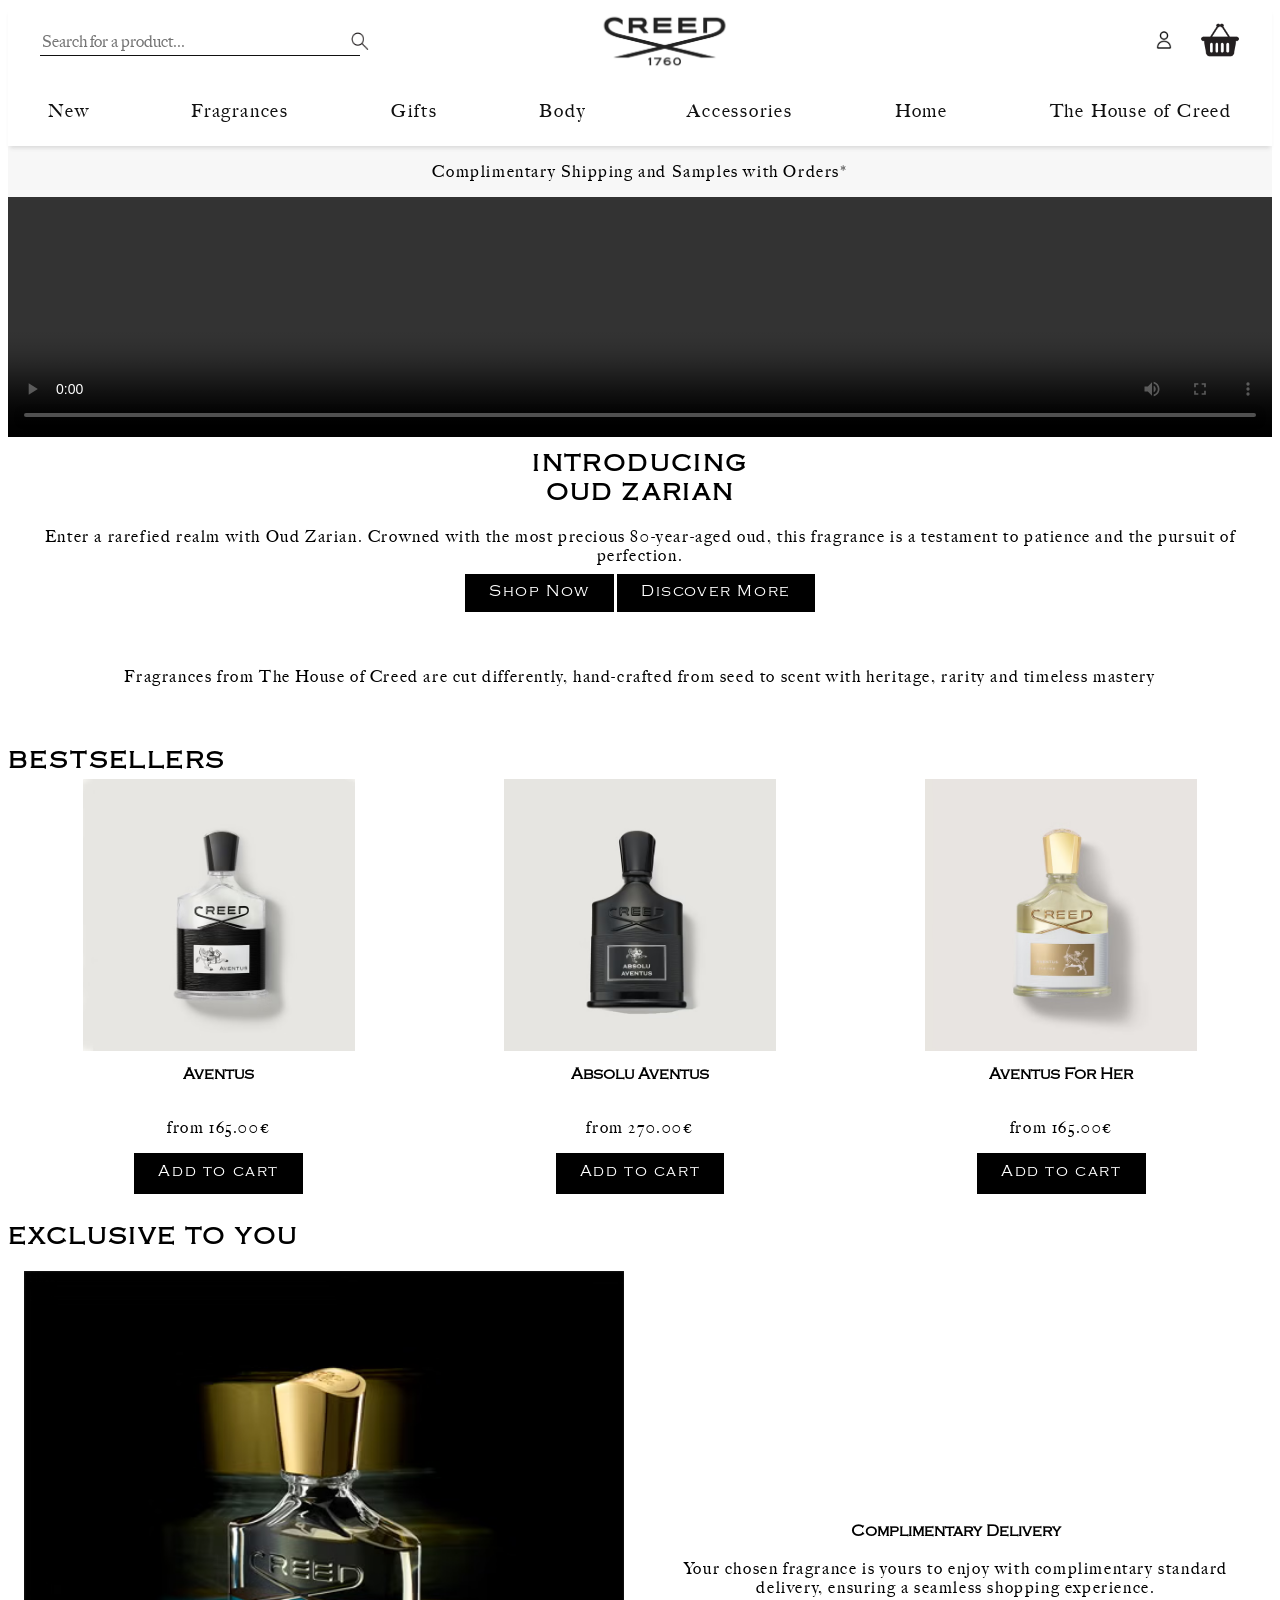
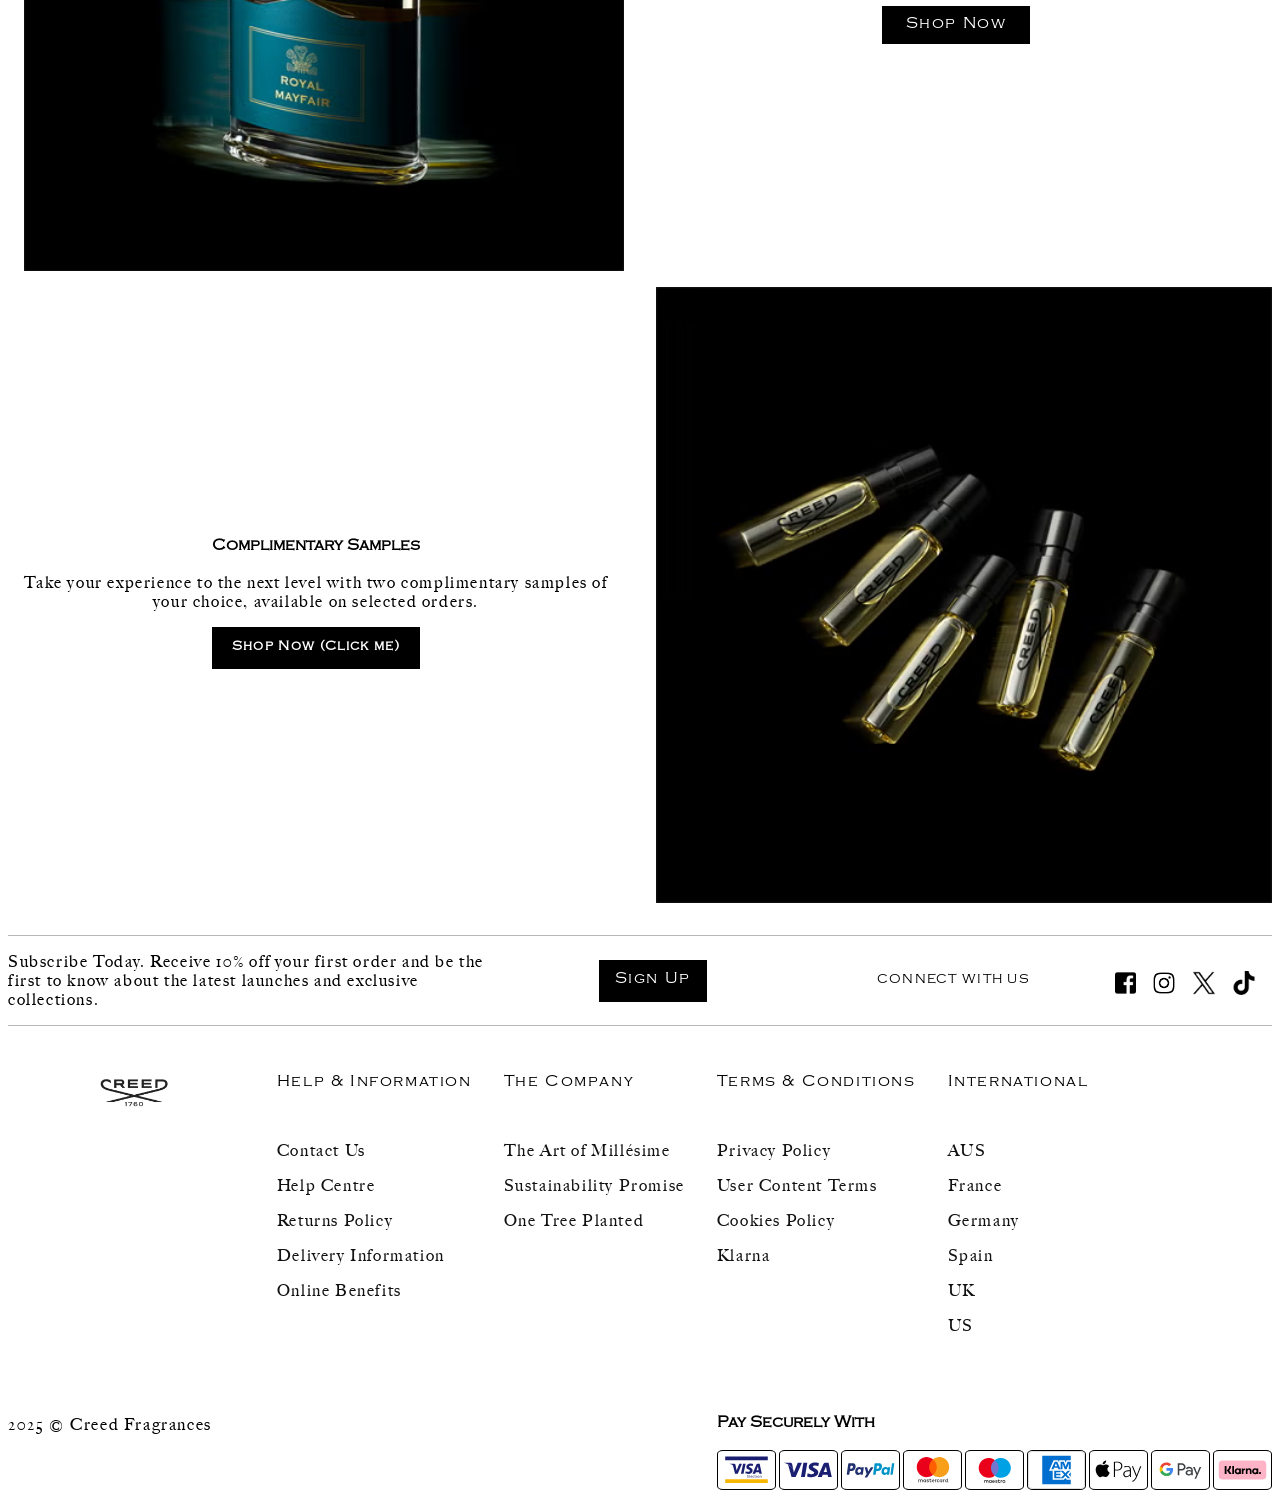
<file: index.html>
<!DOCTYPE html>
<html lang="en">
	
<head>
	<meta charset="UTF-8">
	<meta name="author" content="Casper Kroon">
	<meta name="viewport" content="width=device-width, initial-scale=1">
	
	<title>Creed Fragrances | Luxury Fragrance & Perfume Home page</title>
	
	<link href="styles/style.css" rel="stylesheet">
	<link href="styles/stylemain.css" rel="stylesheet">
	<link rel="icon" type="image/svg+xml" href="images/creed.png">
</head>

<body>
	<a class="skip-link" href="#">Skip to content</a>
	<header>

		<a href="#"><img src="images/creedlogo.png" alt="creed logo"></a>

		<!-- Main navigatie -->
			
			<button aria-hidden="true"><img src="images/hamburger.png" alt="open"></button>


			<nav>
				<button aria-hidden="true"><img src="images/crossicon.png" alt="close"></button>

				<ul>
					<li>
						<a href="#">New</a>
					</li>
					<li>
						<a href="#">Fragrances</a>
					</li>
					<li>
						<a href="#">Gifts</a>
					</li>
					<li>
						<a href="#">Body</a>
					</li>
					<li>
						<a href="#">Accessories</a>
					</li>
					<li>
						<a href="#">Home</a>
					</li>
					<li>
						<a href="#">The House of Creed</a>
					</li>
				</ul>
				
			</nav>

			<button><img src="images/magnifyingglass.png" alt="zoekbalk"></button>

			  <form>
				<label for="movie" class="visually-hidden">Search</label>
				<input type="search" id="movie" name="q" placeholder="Search for a product..." />
				<button type="submit">
				  <img src="images/magnifyingglass.png" alt="magnifying glass">
				</button>
			  </form>
			

		<menu>
			<li>
				<a href="#"><img src="images/profile.png" alt="account"></a>
			</li>
			<li>
				<a href="#"><img src="images/shoppingbasket.png" alt="shopping"></a>
			</li>
		</menu>
		

		<!-- <a href="#">Account / Login</a>
        <a href="#">Cart (0)</a> -->

	</header>

	<main id="main">
		<section>
		<p>Complimentary Shipping and Samples with Orders*</p>
		</section>

		<section>
			<!-- Oud Zarian -->
			<video width="320" height="240" controls>
				<source src="images/oud_zarian_video.mp4" type="video/mp4">
			</video>
			<h1>Introducing</h1>
			<h2>Oud Zarian</h2>
			<p>Enter a rarefied realm with Oud Zarian. Crowned with the most precious 80-year-aged oud,
				this fragrance is a testament to patience and the pursuit of perfection.</p>
			<a href="#">Shop Now</a>
			<a href="#">Discover More</a>

			<p>Fragrances from The House of Creed are cut differently,
				hand-crafted from seed to scent with heritage, rarity and timeless mastery</p>
		</section>

		<section  id="justButtons" class="caroCarrousel">
			<!-- Bestsellers -->
			<h2>Bestsellers</h2>
			<ul>
				<li>
					<img src="images/aventus.avif" alt="image of creed aventus bottle">
					<h3>Aventus</h3>
					<p>from 165.00€</p>
					<a href="aventus.html">Add to cart</a>
				</li>
				<li>
					<img src="images/absolu_aventus.avif" alt="image of creed absolu aventus bottle">
					<h3>Absolu Aventus</h3>
					<p>from 270.00€</p>
					<a href=#>Add to cart</a>
				</li>
				<li>
					<img src="images/aventus_forher.avif" alt="image of creed aventus for her bottle">
					<h3>Aventus For Her</h3>
					<p>from 165.00€</p>
					<a href=#>Add to cart</a>
				</li>
				<li>
					<img src="images/qos.avif" alt="image of queen of silk bottle">
					<h3>Queen Of Silk</h3>
					<p>from 165.00€</p>
					<a href=#>Add to cart</a>
				</li>
			</ul>
			<a href="previous"></a>
			<a href="next"></a>
		</section>

		<!-- Exclusieve offers -->
		<h2>Exclusive To You</h2>
		<section>
			<img src="images/royal_zwart.avif" alt="image of royal mayfair bottle">
			<section>
				<h3>Complimentary Delivery</h3>
				<p>Your chosen fragrance is yours to enjoy with complimentary standard delivery,
					ensuring a seamless shopping experience.</p>
				<a href="#">Shop Now</a>
			</section>
		</section>

		<section>
			<img src="images/samples_zwart.avif" alt="image of creed samples">
			<section>
				<h3>Complimentary Samples</h3>
				<p>Take your experience to the next level with two complimentary samples of your choice,
					available on selected orders.</p>
				<!-- <a href="#">Shop Now</a> -->
				<button>Shop Now (Click me)</button>
			</section>
		</section>

	</main>

	<footer>
		<section>
			<!-- Nieuwsbrief -->
			<p>Subscribe Today. Receive 10% off your first order and be the first to know about the latest
				launches and exclusive collections.</p>
			<a href="#">Sign Up</a>
		
			<!-- Social media links-->
			<h2>Connect with us</h2>
			<a href="#"><img src="images/facebookiconsvg.png" alt="facebook logo"></a>
			<a href="#"><img src="images/instagram.png" alt="instagram logo"></a>
			<a href="#"><img src="images/xlogo.png" alt="x logo"></a>
			<a href="#"><img src="images/tiktok.png" alt="tiktok logo"></a>
		</section>

		<section>
		<img src="images/creedlogo.png" alt="creed logo">
		</section>

		<section>
			<details open>
			<summary>Help & Information</summary>
			<ul>
				<li><a href="#">Contact Us</a></li>
				<li><a href="#">Help Centre</a></li>
				<li><a href="#">Returns Policy</a></li>
				<li><a href="#">Delivery Information</a></li>
				<li><a href="#">Online Benefits</a></li>
			</ul>
			</details>
			
			<details open>
			<summary>The Company</summary>
			<ul>
				<li><a href="#">The Art of Millésime</a></li>
				<li><a href="#">Sustainability Promise</a></li>
				<li><a href="#">One Tree Planted</a></li>
			</ul>
			</details>

			<details open>
			<summary>Terms & Conditions</summary>
			<ul>
				<li><a href="#">Privacy Policy</a></li>
				<li><a href="#">User Content Terms</a></li>
				<li><a href="#">Cookies Policy</a></li>
				<li><a href="#">Klarna</a></li>
			</ul>
			</details>

			<details open>
			<summary>International</summary>
			<ul>
				<li><a href="#">AUS</a></li>
				<li><a href="#">France</a></li>
				<li><a href="#">Germany</a></li>
				<li><a href="#">Spain</a></li>
				<li><a href="#">UK</a></li>
				<li><a href="#">US</a></li>
			</ul>
			</details>

		</section>

		<section>
			<!-- Betaallinks -->
			<h3>Pay Securely With</h3>

			<img src="images/electron.svg" alt="electron">
			<img src="images/visa.svg" alt="visa">
			<img src="images/paypal.svg" alt="paypal">
			<img src="images/mastercard.svg" alt="mastercard">
			<img src="images/maestro.svg" alt="maestro">
			<img src="images/amex.svg" alt="american express">
			<img src="images/applepay.svg" alt="apple pay">
			<img src="images/googlepay.svg" alt="googlepay">
			<img src="images/klarna.svg" alt="klarna">

		</section>
		<p>2025 © Creed Fragrances</p>
	</footer>
	
	<script defer src="scripts/script.js"></script>
</body>
	
</html>
</file>
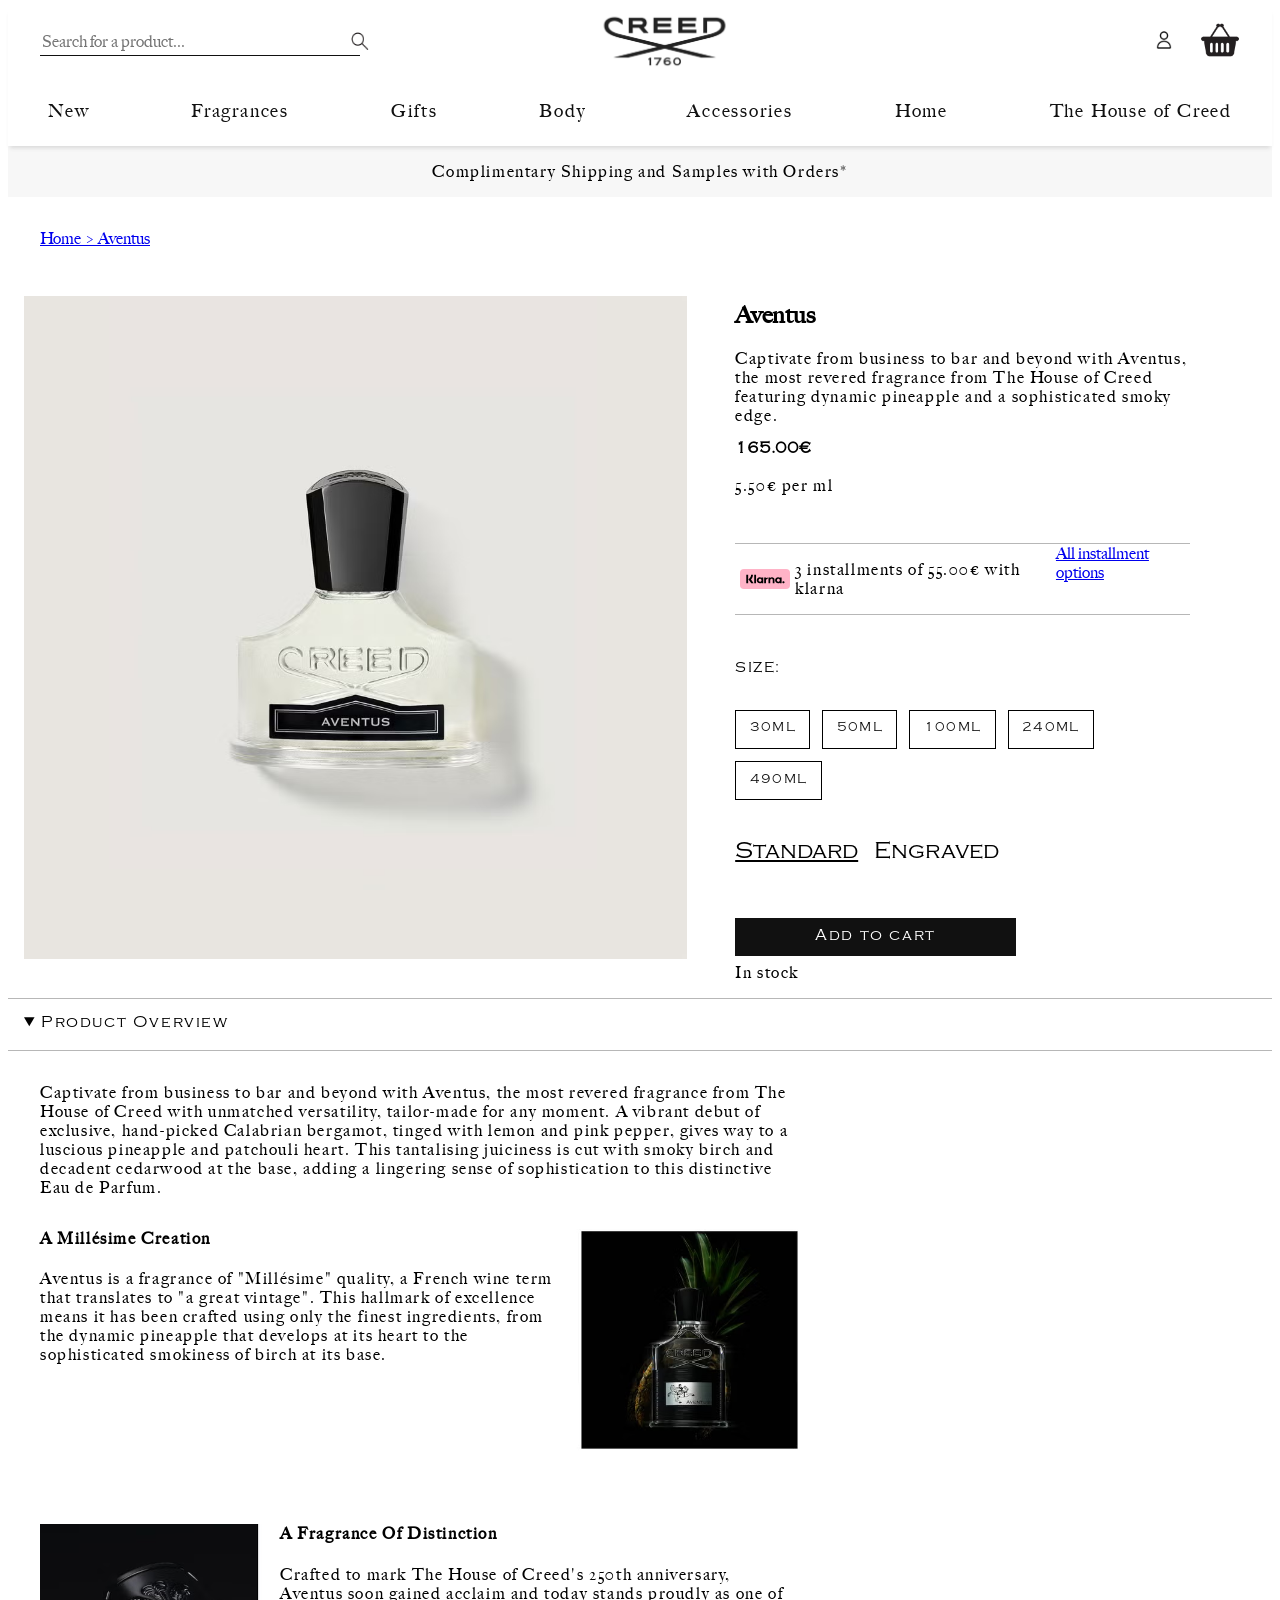
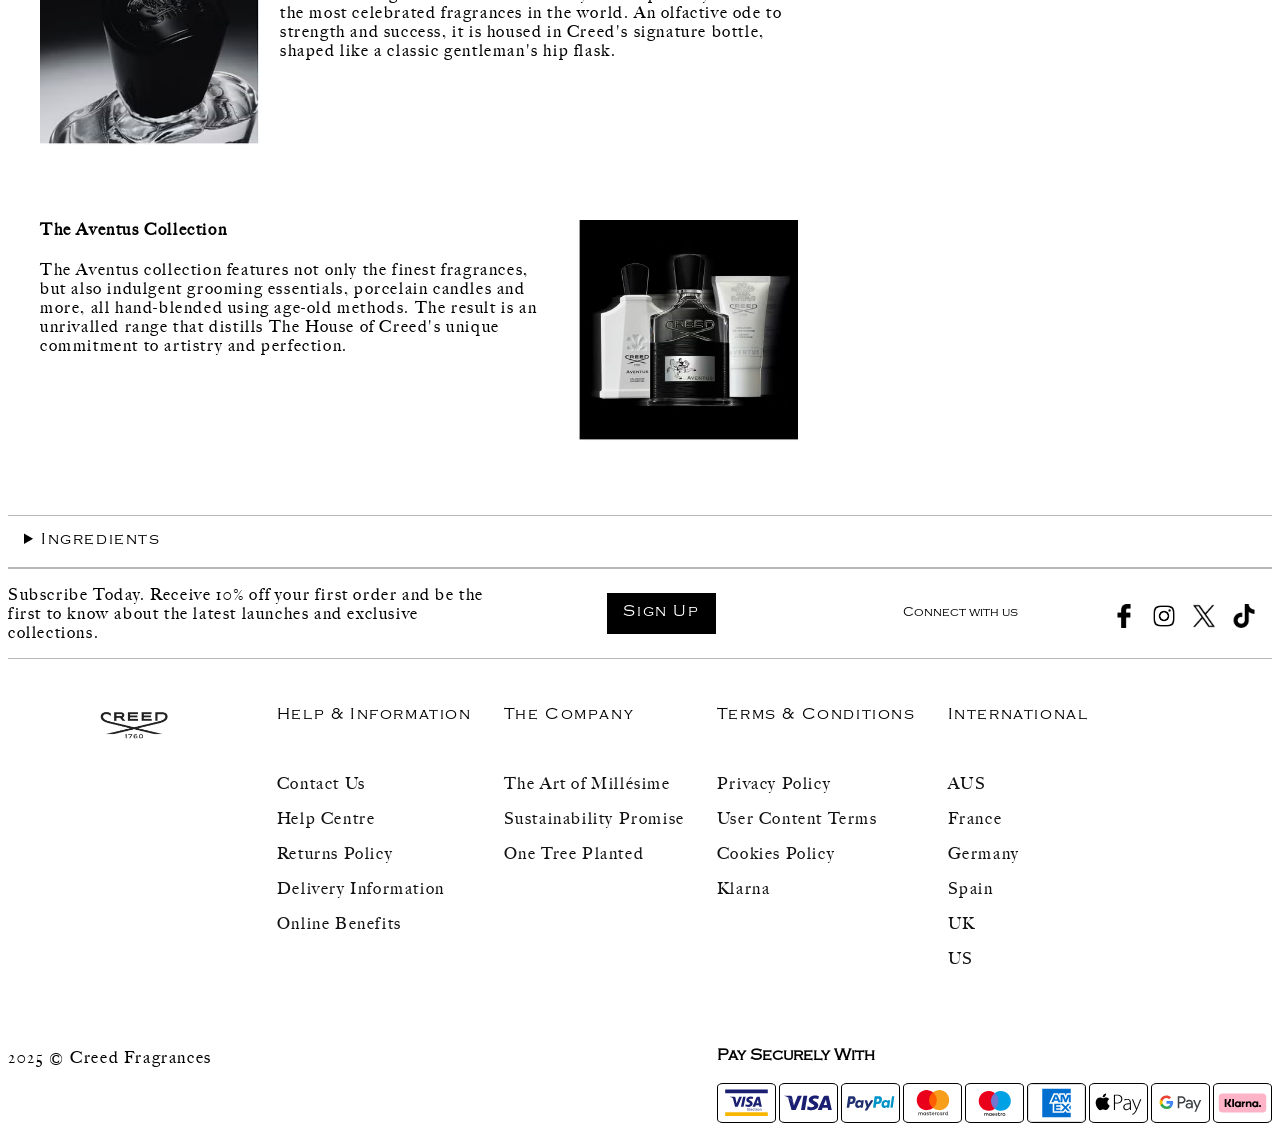
<file: aventus.html>
<!DOCTYPE html>
<html lang="en">

<head>
    <meta charset="UTF-8">
    <meta name="author" content="Casper Kroon">
	<meta name="viewport" content="width=device-width, initial-scale=1">

    <title>Aventus | Creed Fragrance</title>

    <link href="styles/style.css" rel="stylesheet">
	<link href="styles/stylesecond.css" rel="stylesheet">
	<link rel="icon" type="image/svg+xml" href="images/creed.png">
</head>
<body>
		<header>
	
			<a href="#"><img src="images/creedlogo.png" alt="creed logo"></a>
	
			<!-- Main navigatie -->
	
			<a href="#" class="visually-hidden">Skip to content</a>
				
				<button aria-hidden="true"><img src="images/hamburger.png" alt="open"></button>
	
	
				<nav>
					<button aria-hidden="true"><img src="images/crossicon.png" alt="close"></button>
	
					<ul>
						<li>
							<a href="#">New</a>
						</li>
						<li>
							<a href="#">Fragrances</a>
						</li>
						<li>
							<a href="#">Gifts</a>
						</li>
						<li>
							<a href="#">Body</a>
						</li>
						<li>
							<a href="#">Accessories</a>
						</li>
						<li>
							<a href="#">Home</a>
						</li>
						<li>
							<a href="#">The House of Creed</a>
						</li>
					</ul>
				
				</nav>
	
				<button><img src="images/magnifyingglass.png" alt="zoekbalk"></button>
	
				  <form>
					<label for="movie" class="visually-hidden">Search</label>
					<input type="search" id="movie" name="q" placeholder="Search for a product..." />
					<button type="submit">
					  <img src="images/magnifyingglass.png" alt="magnifying glass">
					</button>
				  </form>
				
	
			<menu>
				<li>
					<a href="#"><img src="images/profile.png" alt="account"></a>
				</li>
				<li>
					<a href="#"><img src="images/shoppingbasket.png" alt="shopping"></a>
				</li>
			</menu>
			
		</header>

    <main>

		<h1 aria-hidden="true">hidden</h1>

		<section>
			<p>Complimentary Shipping and Samples with Orders*</p>
		</section>

		<a href="index.html">Home > Aventus</a>

		<div>

		<section  id="justButtons" class="caroCarrousel">
			<ul>
				<li>
					<img src="images/aventusja.avif" alt="image of creed aventus bottle">
				</li>
				<li>
					<img src="images/aventusdoos.avif" alt="image of creed aventus box">
				</li>
				<li>
					<img src="images/aventusdoos2.avif" alt="side view of the creed aventus box">
				</li>
			</ul>
			<a href="previous"></a>
			<a href="next"></a>
		</section>

		<section>
			<h2>Aventus</h2>
			<p>Captivate from business to bar and beyond with Aventus, the most revered fragrance from The House of Creed
			 featuring dynamic pineapple and a sophisticated smoky edge.</p>
			<h3>165.00€</h3>
			<p>5.50€ per ml</p>
		</section>

		<section>
			<img src="images/klarna.svg" alt="klarna">
			<p>3 installments of 55.00€ with klarna</p>
			<a href="#">All installment options</a>
		</section>

		<section>
			<p>Size:</p>
			<ul>
				<li>
					<button>30ML</button>
				</li>
				<li>
					<button>50ML</button>
				</li>
				<li>
					<button>100ML</button>
				</li>
				<li>
					<button>240ML</button>
				</li>
				<li>
					<button>490ML</button>
				</li>
			</ul>
			<h3>Standard</h3>
			<h3>Engraved</h3>
		</section>

		<section>
			<a href="#">Add to cart</a>
			<p>In stock</p>
		</section>

		</div>

		<details open>
			<summary>Product Overview</summary>

			<section>
			<p>
				Captivate from business to bar and beyond with Aventus, the most revered fragrance from The House of Creed
				with unmatched versatility, tailor-made for any moment. A vibrant debut of exclusive, hand-picked Calabrian
				bergamot, tinged with lemon and pink pepper, gives way to a luscious pineapple and patchouli heart.
				This tantalising juiciness is cut with smoky birch and decadent cedarwood at the base,
				adding a lingering sense of sophistication to this distinctive Eau de Parfum.
			</p>
			</section>

			<section>
			<img src="images/aventuszwart.avif" alt="image of creed aventus with a pineapple behind it">
			<h4>A Millésime Creation</h4>
			<p>
				Aventus is a fragrance of "Millésime" quality, a French wine term that translates to "a great vintage".
				This hallmark of excellence means it has been crafted using only the finest ingredients,
				from the dynamic pineapple that develops at its heart to the sophisticated smokiness of birch at its base.
			</p>
			</section>

			<section>
			<img src="images/aventusdop.avif" alt="closeup of bottlecap of creed aventus">
			<h4>A Fragrance Of Distinction</h4>
			<p>
				Crafted to mark The House of Creed's 250th anniversary, Aventus soon gained acclaim and today stands proudly
				as one of the most celebrated fragrances in the world. An olfactive ode to strength and success,
				it is housed in Creed's signature bottle, shaped like a classic gentleman's hip flask.
			</p>
			</section>

			<section>
			<img src="images/aventusextra.avif" alt="image of creed aventus with two other products behind it">
			<h4>The Aventus Collection</h4>
			<p>
				The Aventus collection features not only the finest fragrances, but also indulgent grooming essentials,
				porcelain candles and more, all hand-blended using age-old methods. The result is an unrivalled range
				that distills The House of Creed's unique commitment to artistry and perfection.
			</p>
			</section>
			
		</details>

		<details>
			<summary>Ingredients</summary>
			<p>Alcool (Alcohol), Parfum (Fragrance), Aqua (Water), Limonene, Linalool, Ethylhexyl Methoxycinnamate,
				Ethylhexyl Salicylate, Butyl Methoxydibenzoylmethane, Citral, Citronellol, BHT
			</p>
			<p>
				The lists of ingredients used in the composition of our brand's products are regularly updated.
				Before using a product from our brand, you are invited to read the list of ingredients on its
				packaging to ensure that the ingredients are suitable for your personal use.
			</p>
		</details>


	</main>

	<footer>
		<section>
			<!-- Nieuwsbrief -->
			<p>Subscribe Today. Receive 10% off your first order and be the first to know about the latest
				launches and exclusive collections.</p>
			<a href="#">Sign Up</a>
		
			<!-- Social media links-->
			<h2>Connect with us</h2>
			<a href="#"><img src="images/facebook.png" alt="facebook logo"></a>
			<a href="#"><img src="images/instagram.png" alt="instagram logo"></a>
			<a href="#"><img src="images/xlogo.png" alt="x logo"></a>
			<a href="#"><img src="images/tiktok.png" alt="tiktok logo"></a>
		</section>

		<section>
		<img src="images/creedlogo.png" alt="creed logo">
		</section>

		<section>
			<details open>
			<summary>Help & Information</summary>
			<ul>
				<li><a href="#">Contact Us</a></li>
				<li><a href="#">Help Centre</a></li>
				<li><a href="#">Returns Policy</a></li>
				<li><a href="#">Delivery Information</a></li>
				<li><a href="#">Online Benefits</a></li>
			</ul>
			</details>
			
			<details open>
			<summary>The Company</summary>
			<ul>
				<li><a href="#">The Art of Millésime</a></li>
				<li><a href="#">Sustainability Promise</a></li>
				<li><a href="#">One Tree Planted</a></li>
			</ul>
			</details>

			<details open>
			<summary>Terms & Conditions</summary>
			<ul>
				<li><a href="#">Privacy Policy</a></li>
				<li><a href="#">User Content Terms</a></li>
				<li><a href="#">Cookies Policy</a></li>
				<li><a href="#">Klarna</a></li>
			</ul>
			</details>

			<details open>
			<summary>International</summary>
			<ul>
				<li><a href="#">AUS</a></li>
				<li><a href="#">France</a></li>
				<li><a href="#">Germany</a></li>
				<li><a href="#">Spain</a></li>
				<li><a href="#">UK</a></li>
				<li><a href="#">US</a></li>
			</ul>
			</details>

		</section>

		<section>
			<!-- Betaallinks -->
			<h3>Pay Securely With</h3>

			<img src="images/electron.svg" alt="electron">
			<img src="images/visa.svg" alt="visa">
			<img src="images/paypal.svg" alt="paypal">
			<img src="images/mastercard.svg" alt="mastercard">
			<img src="images/maestro.svg" alt="maestro">
			<img src="images/amex.svg" alt="american express">
			<img src="images/applepay.svg" alt="apple pay">
			<img src="images/googlepay.svg" alt="googlepay">
			<img src="images/klarna.svg" alt="klarna">

		</section>
		<p>2025 © Creed Fragrances</p>
	</footer>
	
	<script defer src="scripts/script.js"></script>
</body>
	
</html>
</file>
<file: styles/style.css>
/**************/
/* CSS REMEDY */
/**************/
*,
*::after,
*::before {
	box-sizing: border-box;
}

/*********************/
/* CUSTOM PROPERTIES */
/*********************/
:root {
	color-scheme: light dark;

	--color-text: light-dark( #111,#ffffff);
	--color-background: light-dark(#ffffff, #111);
	--color-backgroundgrey: #778899;
	--color-footerandheader: light-dark(#ffffff, #2c3136);

	--color-lightgrey: light-dark(#f7f7f7, #6c6c6d);
	--color-stayswhite: #ffffff;
	--color-staysblack:#111;

	--color-backroundblack:light-dark( #000000,#ffffff);
	--color-textwhite:light-dark( #ffffff, #000000);

	--color-backgroundhover:light-dark( #f7f7f7,#6c6c6d);
	--color-buttonhover:light-dark(#000000,#6c6c6d);

	--color-purplebutton: #8a2be2;
	--color-shadow: #63636333;
	--color-dividerline: #b7b7b7;

}

@font-face {
	font-family: "Caslon";
	src: url("../fonts/Caslonreg.woff")
}

@font-face {
	font-family: "Copperplate-Medium";
	src: url("../fonts/Copperplate-Medium.woff")
}

@font-face {
	font-family: "Copperplate-Light";
	src: url("../fonts/Copperplate-Light.woff")
}


* {
	font-family: "Caslon";
}




/****************/
/* JOUW STYLING */
/****************/

.visually-hidden {
	clip: rect(0 0 0 0);
	clip-path: inset(50%);
	height: 1px;
	overflow: hidden;
	position: absolute;
	white-space: nowrap;
	width: 1px;
}

.skip-link {
	text-transform: uppercase;

	position: absolute;
    top: 0;
    left: 50%;
    padding: 0.2em 1em;
    background-color: var(--color-background);
    color: var(--color-text);
    text-decoration: none;
    transform: translateY(-150%);
    z-index: 1000;
}

.skip-link:focus {
	transform: translateY(0);
	position:static;

}

p {
    letter-spacing: 0.1em;
}

main > section:first-of-type {
    display:grid;
    text-align: center;
    background-color: var(--color-lightgrey);
}

/*HEADER STYLING*/
/*HEADER STYLING*/
/*HEADER STYLING*/

header img {
	max-height: 2em;
}


menu img {
	max-height: 2.5em;
	height: auto;
	max-width: 100%;
}


header {
	display: flex;
	justify-content: space-between;
	align-items: center;

	position: sticky;
	top: 0;
	flex-wrap: wrap;

	background-color: var(--color-footerandheader);
	z-index: 9999;



	box-shadow: 0 4px 4px -2px var(--color-shadow)
}

header>button {
	order: -1;
	position: relative;
	padding: 1em 1.5em;
	max-width: 30em;
}


header nav {
	position: fixed;
	display: flex;
	flex-direction: column;

	top: 0;
	bottom: 0;
	left: 0;
	right: 0;
	max-width: 80%;

	translate: -110%;

	transition: 0.3s;

	order: -1;

	background-color: var(--color-footerandheader);

	z-index: 9999;
}

nav.is-open {
	translate: 0%;
}

header nav ul {
	display: flex;
	gap: 1em;
	list-style: none;
	padding: 0.5em;

	flex-direction: column;
}

header>ul {
	display: flex;
	gap: 1em;
	padding: 0.5em;
	list-style: none;
	align-items: center;
}

header button {
	width: 1.5em;
	background: none;
	border: none;
	cursor: pointer;
	align-self: end;
}

header nav button {
	position: absolute;
	top: 1rem;
	right: 2rem;
	background: none;
	border: none;
}

header nav li {
	list-style: none;
}

header nav a {
	text-decoration: none;
	color: var(--color-text);
	padding: 0.5em;
	font-weight: 500;
	font-size: large;
	letter-spacing: 0.1em;
}

header nav a:hover {
	background-color: var(--color-backgroundhover);
}

header nav ul:nth-of-type(2) {
	padding-bottom: 7em;
	padding-top: 1em;
}

form {
	display: none;
}


/****************************************************************/
/* styling voor de header als de browser minimaal 38em breed is */
/****************************************************************/
@media (min-width:57em) {
	header>button {

		display: none;

	}


	nav {
		translate: 0;
		position: static;

		background: none;

	}

	nav button {

		display: none;
	}

	nav ul {

		display: flex;
		gap: 1em;
	}

	nav a {

		border: none;
		flex-direction: column;

	}

	header>a:last-of-type {

		flex-direction: column;

	}
}

/****************************************************************/
/* styling voor de header als de browser minimaal 57em breed is */
/****************************************************************/
@media (min-width:58em) {
	header>nav ul {
		flex-direction: row;
		width: 100%;
		justify-content: space-between;
	}

	header>a:nth-of-type(1) img {
		max-height: 4em;
		margin-left: -10em;
	}


	header nav {
		position: static;
		translate: 0;
		order: 1;
		width: 100%;
		max-width: unset;

	}

	header nav a {
		padding: 0;
	}

	header {
		flex-wrap: wrap;
		padding: 0em 2em;
	}

	form {
		position: static;
		background: var(--color-footerandheader);
		border-bottom: 1px solid var(--color-text);
		display: flex;
		align-items: center;
		justify-content: center;
		order: -2;

		width: 20em;
	}

	form input {
		outline: none;
		border: none;
		width: 20em;
		font-size: 1em;
	}

	form button {
		padding: 0 1em;
		cursor: pointer;
		height: 100%;
	}

	form img {
		display: block;
	}

}

menu {
	display: flex;
	gap: 1em;
	list-style: none;
	margin: 0;
	padding: 0;
	align-items: center;
}

/* footer */
/* footer */
/* footer */

footer {
	margin: 2em 1em;
	background-color: var(--color-footerandheader);
	border-top: solid var(--color-dividerline) 1px;
}

footer h2, h3 {
	font-size: 1em;
	font-family: "Copperplate-Light";
}

footer ul {
	list-style: none;
	padding: 0.5em;
	font-weight: 500;
	letter-spacing: 0.1em;
}

footer ul li {
	padding: 0.5em;
}

footer ul a {
	text-decoration: none;
	color: var(--color-text)
}

/*Section 1*/

footer section:nth-of-type(1) img {
	max-width: 2em;
	margin: 0.5em 1em 0 0;
}

footer section:first-of-type {
	margin-bottom: 2em;
}

footer section:first-of-type a:first-of-type {
	background-color: var(--color-backroundblack);
	color: var(--color-textwhite);
	display: inline-block;

	text-decoration: none;
	border: none;
	border-radius: 0;

	padding: 0.7em 1em;
	margin: 1em 0;

	font-weight: 500;
	letter-spacing: 0.1em;
	font-family: "Copperplate-Light";

	max-width: 30em;
}

/*Section 2*/

footer section:nth-of-type(2) {
	display: flex;
	justify-content: center;
	border-top: solid var(--color-dividerline) 1px;
}

footer section:nth-of-type(2) img {
	max-width: 5em;
	margin-bottom: 1.5em;
}

/*Section 3*/

summary {
	border-top: solid var(--color-dividerline) 1px;
	border-bottom: solid var(--color-dividerline) 1px;
	font-family: "Copperplate-Light";
	font-size: 1em;
	letter-spacing: 0.1em;
	padding: 1em;
}

/*Section 4*/

footer section:last-of-type {
	display: block;
}

footer section:last-of-type img {
	height: 2.5em;
	width: auto;
	border: solid var(--color-backroundblack) 1px;
	border-radius: 10%;
}


/*WIDE SCREEN VERSION*/
/*WIDE SCREEN VERSION*/

@media (min-width: 58em) {

	footer {
		display: grid;
		grid-template-columns: repeat(5, 1fr);
		row-gap: 2em;
		margin: 0;
	}

	/* Section 1 */
	footer section:first-of-type {
		grid-row: 1;
		grid-column-start: 1;
		grid-column-end: 6;

		display: flex;
		flex-direction: row;
		align-items: center;
		padding: 0;
		margin: 0;
		border-bottom: solid var(--color-dividerline) 1px;
	}

	footer section:first-of-type>p:first-of-type {
		max-width: 40%;
	}

	footer section:first-of-type a:first-of-type {
		margin: auto;
	}

	footer section:first-of-type a>img {
		max-height: 1.5em;
	}

	footer section:first-of-type h2 {
		margin: auto;
		font-weight: 300;
		font-size: 80%;
	}

	/* Section 2 */

	footer section:nth-of-type(2) {
		border: none;
		display: block;
		grid-row: 2;
		justify-self: center;
		margin-top: 1em;
	}

	/*section 3*/

	footer summary {
		border: none;
		font-family: "Copperplate-Light";
		font-size: 1em;
		letter-spacing: 0.1em;
		padding: 1em;
		list-style-type: none;
	}

	footer section:nth-of-type(3) {
		grid-row: 2;
		grid-column-start: 2;
		grid-column-end: 6;
		display: flex;
		flex-basis: 0;
		flex-grow: 1;
		width: 100%;
	}

	/*Section 4*/

	footer section:last-of-type {
		flex-direction: column;
		gap: 1em;
		justify-self: end;

		grid-row: 3;
		grid-column-start: 3;
		grid-column-end: 6;
	}

	footer section:last-of-type img {
		display: inline-block;
	}

}
</file>
<file: styles/stylemain.css>
/*Main general*/

main button {
    background-color: var(--color-backroundblack);
    color: var(--color-textwhite);

    text-decoration: none;
    border: none;
    border-radius: 0;

    padding: 1em 1.5em;

    font-weight: 600;
    letter-spacing: 0.1em;
    font-family: "Copperplate-Light";

    max-width: 30em;
}

/* Section 1*/


/*Section 2*/

main section:nth-of-type(2) {
	display:flex;
	flex-direction: column;
	gap: 0.5em;

	text-align: center;
}

main a {
    background-color: var(--color-backroundblack);
    color: var(--color-textwhite);

    text-decoration: none;
    border: none;
    border-radius: 0;

    padding: 0.7em 1.5em;

    font-weight: 500;
    letter-spacing: 0.1em;
    font-family: "Copperplate-Light";

    max-width: 30em;
}


video {
    width: 100%;
    position: relative;
    z-index: -1;
}

h1,h2 {
    text-transform: uppercase;
    letter-spacing: 0.1em;
    font-family: "Copperplate-Light";
    margin:1em;
}

h3 {
    font-family: "Copperplate-Light";
}

h1:first-of-type {
    margin: 0.5em 0 0 0;

}

h2:first-of-type {
    margin:0;
}

main section:nth-of-type(2) p:last-of-type {
    letter-spacing: 0.1em;
    margin-top:4em;
    margin-bottom:4em;
}

/*Section 3 + Carousel*/
/*(https://codepen.io/shooft/pen/yLKjzWa) voor code*/
/*Chatgpt voor het responsive maken van de carousel. Prompt = code gepaste + how to make it so the carousel
  allows for 2 and 3 images next to eachother when the page gets big enough.*/

main section:nth-of-type(3) {
    position: relative;
    overflow: hidden;
    outline: none;
    margin-bottom: 2em;
}

main section:nth-of-type(3) > ul {
    margin: 0;
    padding: 0;
    list-style: none;
    display: flex;

    overflow: hidden;
    scroll-snap-type: inline mandatory;
    scroll-behavior: smooth;

    -webkit-overflow-scrolling: touch; 
    -ms-overflow-style: none;
    scrollbar-width: none;
}

main section:nth-of-type(3) > ul::-webkit-scrollbar {
    display:none;

}

main section:nth-of-type(3) > ul li {
    flex-basis: 100%;
    flex-shrink: 0;
    scroll-snap-align:center;

    display: flex;
    flex-direction: column;
    align-items: center;
}

main section:nth-of-type(3) > ul li > img {
    display:block;
    
}

main section:nth-of-type(3) > a {
    position: absolute;
    width: 3em;
    aspect-ratio: 1/1;
    top: calc(50% - 1.5em);

    color: var(--color-textwhite);
    background-color: var(--color-backgroundgrey);
    outline: none;
    box-shadow: inset 0 0 0 1px currentColor;

    display:grid;
    place-items:center;
  
    transition: 0.5s;
}

main section:nth-of-type(3) > a[href="previous"] {
    left:-3.5em;
  }
main section:nth-of-type(3) > a[href="next"] {
    right: -3.5em;
}

main section:nth-of-type(3):hover > a[href="previous"],
main section:nth-of-type(3):focus-within > a[href="previous"] {
    left: .5em;
}
main section:nth-of-type(3):hover > a[href="next"],
main section:nth-of-type(3):focus-within > a[href="next"] {
    right: .5em;
}

main section:nth-of-type(3) > a::before,main section:nth-of-type(3) > a::after {
    content: "";
    position: absolute;
    width: 1em;
    height: 4px;
    background-color: currentColor;
}

main section:nth-of-type(3) > a[href=previous]::before {
	transform-origin: 2px center;
	transform: translateY(0) rotate(45deg);
}
main section:nth-of-type(3) > a[href=previous]::after {
	transform-origin: 2px center;
	transform: translateY(0) rotate(-45deg);
}

main section:nth-of-type(3) > a[href=next]::before {
	transform-origin: calc(100% - 2px) center;
	transform: translateY(0) rotate(45deg);
}
main section:nth-of-type(3) > a[href=next]::after {
	transform-origin: calc(100% - 2px) center;
	transform: translateY(0) rotate(-45deg);
}

@media (min-width: 48em) {
    #justButtons > ul > li {
      flex: 0 0 50%; 
    }

    main section:nth-of-type(2) {
        display: block;
    }
  }

@media (min-width: 75em) {
    #justButtons > ul > li {
      flex: 0 0 33.3333%; 
    }
  }

/* END OF CAROUSEL */

/*Section 3 4 5 Images*/

section:nth-of-type(3) img,
section:nth-of-type(4) img,
section:nth-of-type(5) img {
	max-height: 17em;
	align-self: center;
}

/*Section 4*/

main section:nth-of-type(4) {
    display: flex;
    flex-direction: column;
    align-items: center;
    text-align: center;
    margin: 1em;
}

/*Section 5*/

main section:nth-of-type(5) {
    display: flex;
    flex-direction: column;
    align-items: center;
    text-align: center;
}

main section:nth-of-type(5) button {
    transition: all 0.3s ease;
}

main section:nth-of-type(5) button:hover {
    background-color: var(--color-purplebutton);
    border-radius: 1em;
    transform: scale(1.1);
}

 main section:nth-of-type(5) img {
    transition: transform 5s ease, opacity 5s ease;
  }

.flyaway {
    transform: translateX(-2000px) rotate(720deg);
    opacity: 0;
}

/*Wide Screen version*/
/*Wide Screen version*/
/*Wide Screen version*/

@media (min-width: 48em) {
    
    main section:nth-of-type(4), main section:nth-of-type(5){
        display: grid;
        grid-template-columns: 1fr 1fr;
        gap:2em;
    }
    main section:nth-of-type(4) img {
        max-height: none; 
        width: 100%;
        object-fit: contain;

        grid-row-start: 1;
        grid-column-start: 1;
        grid-row-end: 4;
    }
    main section:nth-of-type(4) > section,
    main section:nth-of-type(5) > section {
        grid-row: 2;
        align-items: start;
    }


    main section:nth-of-type(5) img {
        max-height: none; 
        width: 100%;
        object-fit: contain;

        grid-row-start: 1;
        grid-column-start: 2;
        grid-row-end: 4;
    }
    
    main section:nth-of-type(5) {
        margin-bottom: 2em;
    }
  }
</file>
<file: styles/stylesecond.css>
/*Main general*/


/*Section 1*/

h1 {
    visibility: hidden;
    display: none;
}

main > a:first-of-type {
    display: inline-block; 
    margin: 2em; 
}

/*Het enige divje sorry het spijt me =((*/

main div img {
    height: auto;
    max-width: 100%;
}

div {
    display: grid;
    grid-template-columns: 1fr;
    gap:2rem;
}

/*Div Section 2 + Carousel*/
/*(https://codepen.io/shooft/pen/yLKjzWa) voor code*/
/*Chatgpt voor het responsive maken van de carousel. Prompt = code gepaste + how to make it so the carousel
  allows for 2 and 3 images next to eachother when the page gets big enough.*/

main div section:nth-of-type(1) > p,
Main div section:nth-of-type(1) > h2 {
    flex-basis: 100%;
    text-transform: uppercase;
    font-family: "Copperplate-Light";
    font-size: 1em;
    letter-spacing: 0.1em;
  }

main div section:nth-of-type(1) > h2 {
    font-size: 2em;
  }

main div section:nth-of-type(1) {
    position: relative;
    overflow: hidden;
    outline: none;
    margin: 1em;
}

main div section:nth-of-type(1) > ul {
    margin: 0;
    padding: 0;
    list-style: none;
    display: flex;

    overflow: hidden;
    scroll-snap-type: inline mandatory;
    scroll-behavior: smooth;

    -webkit-overflow-scrolling: touch; 
    -ms-overflow-style: none;
    scrollbar-width: none;
}

main div section:nth-of-type(1) > ul::-webkit-scrollbar {
    display:none;

}

main div section:nth-of-type(1) > ul li {
    flex-basis: 100%;
    flex-shrink: 0;
    scroll-snap-align:center;

    display: flex;
    flex-direction: column;
    align-items: center;
}

main div section:nth-of-type(1) > ul li > img {
    display:block;
    width: 100%;
    height: auto;
    max-width: 100%;
    
}

main div section:nth-of-type(1) > a {
    position: absolute;
    width: 3em;
    aspect-ratio: 1/1;
    top: calc(50% - 1.5em);

    color: var(--color-textwhite);
    background-color: var(--color-backgroundgrey);
    outline: none;
    box-shadow: inset 0 0 0 1px currentColor;

    display:grid;
    place-items:center;
  
    transition: 0.5s;
}

main div section:nth-of-type(1) > a[href="previous"] {
    left:-3.5em;
  }
main div section:nth-of-type(1) > a[href="next"] {
    right: -3.5em;
}

main div section:nth-of-type(1):hover > a[href="previous"],
main div section:nth-of-type(1):focus-within > a[href="previous"] {
    left: .5em;
}
main div section:nth-of-type(1):hover > a[href="next"],
main div section:nth-of-type(1):focus-within > a[href="next"] {
    right: .5em;
}

main div section:nth-of-type(1) > a::before,main section:nth-of-type(1) > a::after {
    content: "";
    position: absolute;
    width: 1em;
    height: 4px;
    background-color: currentColor;
}

main div section:nth-of-type(1) > a[href=previous]::before {
	transform-origin: 2px center;
	transform: translateY(0) rotate(45deg);
}
main div section:nth-of-type(1) > a[href=previous]::after {
	transform-origin: 2px center;
	transform: translateY(0) rotate(-45deg);
}

main div section:nth-of-type(1) > a[href=next]::before {
	transform-origin: calc(100% - 2px) center;
	transform: translateY(0) rotate(45deg);
}
main div section:nth-of-type(1) > a[href=next]::after {
	transform-origin: calc(100% - 2px) center;
	transform: translateY(0) rotate(-45deg);
}

/* Einde section 2 & Carousel */

/*Wide screen*/

@media (min-width: 57em) {
    div {
        grid-template-columns: 55% 45%;
        align-items: start;
        grid-auto-rows: min-content;
    }

    div > section:nth-of-type(1) {
        grid-column: 1 / 2;
        grid-row: 1 / span 4;
    }

    div > section:nth-of-type(n+2) {
        grid-column: 2 / 3;
        max-width: 80%;
      }

    main details > section {
        max-width: 60%;
    }

    main details > section:first-of-type, 
    main details > section:nth-of-type(2) {
        margin: 2em;
    }

    main details section {
        margin: 10em 2em;
    }
}

/* Div Section 3*/

main div section:nth-of-type(3){
    border-top: solid var(--color-dividerline) 1px;
    border-bottom: solid var(--color-dividerline) 1px;
    display: flex;
}

/* Div Section 4*/

main div section:nth-of-type(4) {
    display: flex;
    gap: 1rem;
    flex-wrap: wrap;
    align-items: flex-start;
}

main div section:nth-of-type(4) > p {
    flex-basis: 100%;
    text-transform: uppercase;
    font-family: "Copperplate-Light";
    font-size: 0.9rem;
    letter-spacing: 0.1em;
  }

main div section:nth-of-type(4) ul {
    display: flex;
    flex-wrap: wrap;
    gap: 0.75em;
    list-style: none;
    padding: 0;
    margin: 0;
  }

main div section:nth-of-type(4) button {
    border: solid 1px black;
    color: var(--color-staysblack);
    background-color: var(--color-stayswhite);
    padding: 0.8em 1em;
    font-family: "Copperplate-Light";
    letter-spacing: 0.1em;
    cursor: pointer;
    transition: all 0.3s ease;
  }
  
  main div section:nth-of-type(4) h3 {
    font-family: "Copperplate-Light";
    font-size: 1.5em;
    margin-top: 1em;
    font-weight: 400;
  }

  main div section:nth-of-type(4) h3:first-of-type{
    text-decoration: underline;
  }

  main div section:nth-of-type(4) button:hover {
    background-color: var(--color-buttonhover);
    color: var(--color-stayswhite);
  }

  /*Div Section 5*/

  main div section:nth-of-type(5) a {
    text-align: center;
    background-color: var(--color-text);
    color: var(--color-textwhite);
    font-family: "Copperplate-Light";
    letter-spacing: 0.1em;
    padding: 0.7em 5em;
    text-decoration: none;
  }

  /*Details sections*/

main details section > img {
    max-height: 15em;
}

main details section:nth-of-type(2) > img, 
main details section:nth-of-type(4) img {
    float: right;
}

main details section:nth-of-type(3) > img {
    float: left;
}

main details section p, main details section h4 {
    font-family: "Caslon";
    letter-spacing: 0.1em;
    font-size: 1em;
}
</file>
